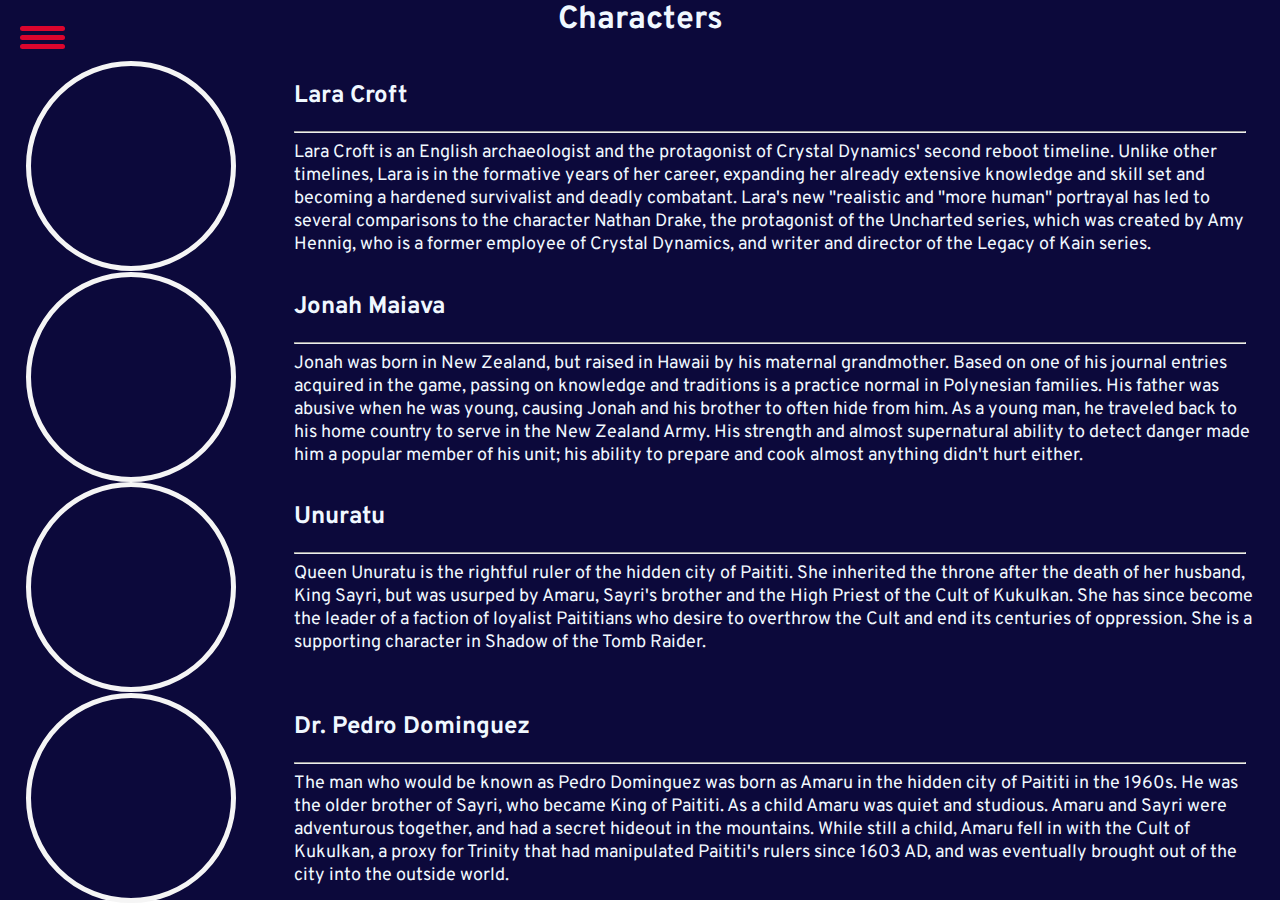
<file: characters.html>
<htmL>
<head>
    <meta charset="UTF-8">
    <meta http-equiv="X-UA-Compatible" content="IE=edge">
    <meta name="viewport" content="width=device-width, initial-scale=1.0">
    <link rel="preconnect" href="https://fonts.googleapis.com">
    <link rel="preconnect" href="https://fonts.gstatic.com" crossorigin>
    <link href="https://fonts.googleapis.com/css2?family=Overpass:ital,wght@1,800&display=swap" rel="stylesheet">
    <link rel="stylesheet" href="characters.css">
    <script src="https://ajax.googleapis.com/ajax/libs/jquery/3.2.1/jquery.min.js"></script>
    <script src="index.js"></script>
</head>
<body>
<div class="main-container">
    <div>    
        <h1>Characters</h1>
        <span><div class="container">
            
           
            <div id="menu">
                <div id="menu-bar" onclick="menuOnClick()">
                  <div id="bar1" class="bar"></div>
                  <div id="bar2" class="bar"></div>
                  <div id="bar3" class="bar"></div>
                </div>
                <nav class="nav" id="nav">
                  <ul>
                    <li><a href="index.html">Home</a></li>
                    <li><a href="flexing.html">Dashboard</a></li>
                    <li><a href="reviews.html">Review</a></li>
                    <li><a href="news.html">Newsletter</a></li>
            
                  </ul>
                </nav> 
              </div>
              
              <div class="menu-bg" id="menu-bg"></div>
        </div></span>
    </div>
    <div class="sub-container">
        <div class="lara">
            <div class="photoL"></div>
            <div class="infoL">
                <h2>Lara Croft</h2><hr>
                <article>Lara Croft is an English archaeologist and the protagonist of Crystal Dynamics' second reboot timeline.
                    Unlike other timelines, Lara is in the formative years of her career, expanding her already extensive knowledge
                    and skill set and becoming a hardened survivalist and deadly combatant. Lara's new "realistic and "more human" portrayal has led to several comparisons to the character Nathan Drake, the protagonist of the Uncharted series, which was created by Amy Hennig, who is a former employee of Crystal Dynamics, and writer and director of the Legacy of Kain series.
                </article>
            </div>
        </div>
        <div class="jonah">
            <div class="photoJ"></div>
            <div class="infoJ">
                <h2>Jonah Maiava</h2><hr>
                <article>Jonah was born in New Zealand, but raised in Hawaii by his maternal grandmother. Based on one of his journal entries acquired in the game, passing on knowledge and traditions is a practice normal in Polynesian families.

                    His father was abusive when he was young, causing Jonah and his brother to often hide from him. 
                    
                    As a young man, he traveled back to his home country to serve in the New Zealand Army. His strength and almost supernatural ability to detect danger made him a popular member of his unit; his ability to prepare and cook almost anything didn't hurt either.</article>
            </div>
        </div>
        <div class="queen">
            <div class="photoQ"></div>
            <div class="infoQ">
                <h2>Unuratu</h2><hr>
                <article>Queen Unuratu is the rightful ruler of the hidden city of Paititi. She inherited the throne after the death of her husband, King Sayri, but was usurped by Amaru, Sayri's brother and the High Priest of the Cult of Kukulkan. She has since become the leader of a faction of loyalist Paititians who desire to overthrow the Cult and end its centuries of oppression.

                    She is a supporting character in Shadow of the Tomb Raider.</article>
            </div>
        </div>
        <div class="kan">
            <div class="photoK"></div>
            <div class="infoK">
                <h2>Dr. Pedro Dominguez</h2><hr>
                <article>The man who would be known as Pedro Dominguez was born as Amaru in the hidden city of Paititi in the 1960s. He was the older brother of Sayri, who became King of Paititi. As a child Amaru was quiet and studious. Amaru and Sayri were adventurous together, and had a secret hideout in the mountains.

                    While still a child, Amaru fell in with the Cult of Kukulkan, a proxy for Trinity that had manipulated Paititi's rulers since 1603 AD, and was eventually brought out of the city into the outside world.</article>
            </div>
        </div>
    </div>
</div>
</body>   
</htmL>
</file>
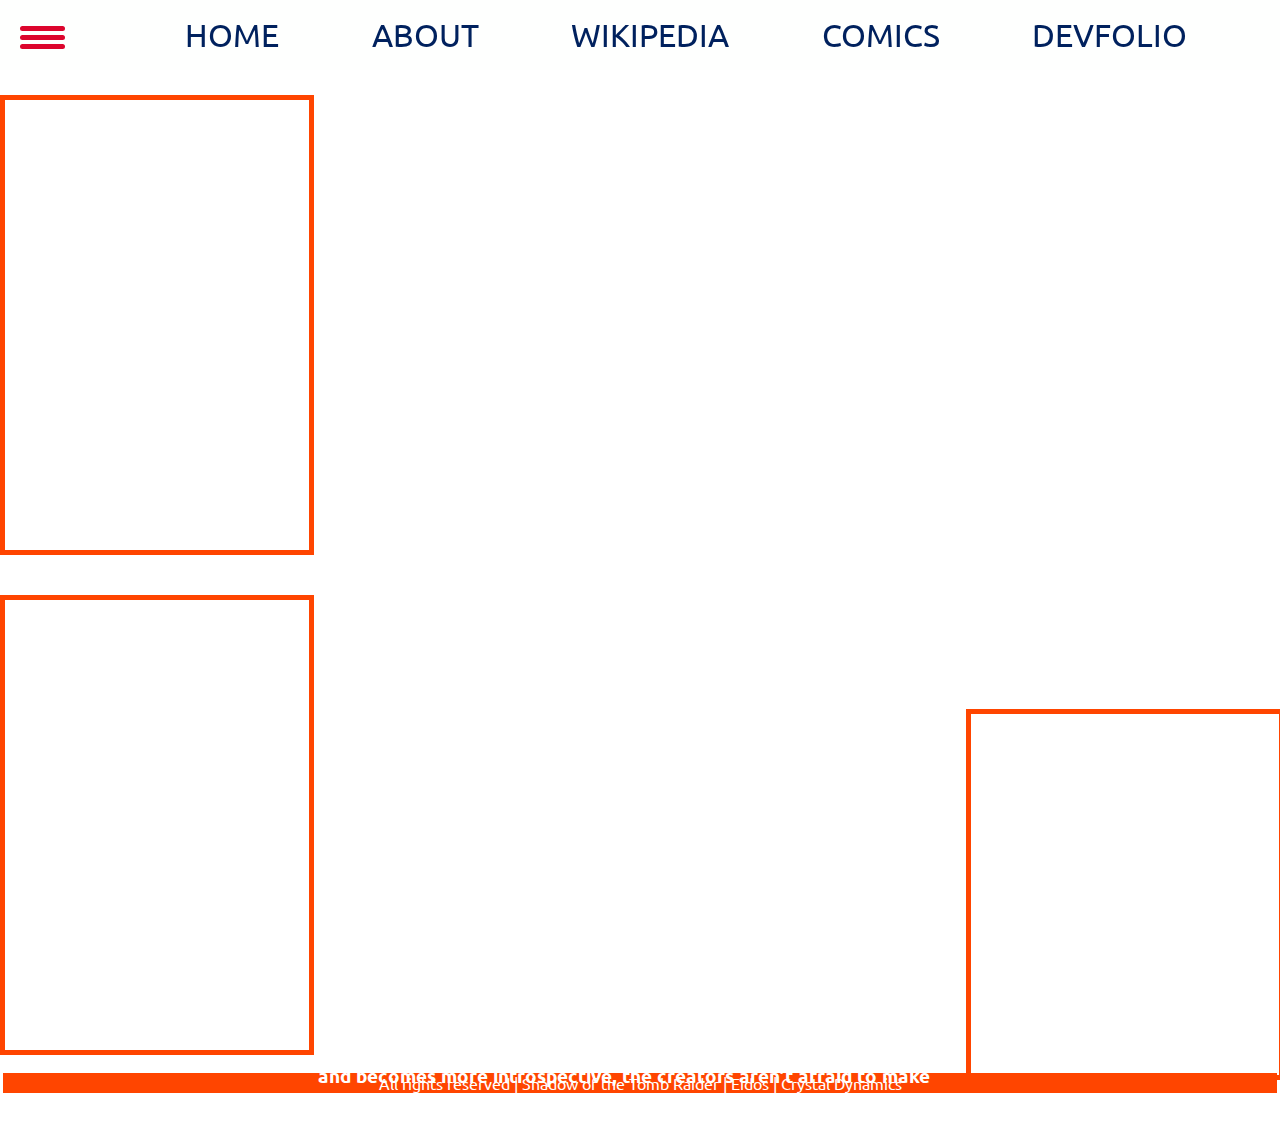
<file: flexing.html>
<htmL>
    <head>
        <meta charset="UTF-8">
        <meta http-equiv="X-UA-Compatible" content="IE=edge">
        <meta name="viewport" content="width=device-width, initial-scale=1.0">
        <link rel="preconnect" href="https://fonts.googleapis.com">
        <link rel="preconnect" href="https://fonts.gstatic.com" crossorigin>
        <link href="https://fonts.googleapis.com/css2?family=Ubuntu:wght@700&display=swap" rel="stylesheet">
        <link rel="stylesheet" href="jett.css">
        <script src="https://ajax.googleapis.com/ajax/libs/jquery/3.2.1/jquery.min.js"></script>
        <script src="index.js"></script>
        
    </head>
    <body>
        <div class="parent">
           <div class="kid"><div class="container">
            
           
            <div id="menu">
                <div id="menu-bar" onclick="menuOnClick()">
                  <div id="bar1" class="bar"></div>
                  <div id="bar2" class="bar"></div>
                  <div id="bar3" class="bar"></div>
                </div>
                <nav class="nav" id="nav">
                  <ul> 
                    <li><a href="characters.html">Characters</a></li>
                    <li><a href="reviews.html">Reviews</a></li>
                    <li><a href="news.html">Newsletter</a></li>
                  </ul>
                </nav> 
              </div>
              
              <div class="menu-bg" id="menu-bg"></div>
        </div></div>
           <div class="kid"><a href="index.html">HOME</a></div>  
           <div class="kid"><a href="about.html">ABOUT</a></div>
           <div class="kid"><a href="wikipedia.html">WIKIPEDIA</a></div>
           <div class="kid"><a href="comics.html">COMICS</a></div>
           <div class="kid"><a href="portfolio.html">DEVFOLIO</a></div> 
        </div>
        <div class="grandparent">
            <div class="croft">
                <div class="survivor">
                    <iframe width="560" height="315" src="https://www.youtube.com/embed/dmAtml-qEuU" title="YouTube video player" frameborder="0" allow="accelerometer; autoplay; clipboard-write; encrypted-media; gyroscope; picture-in-picture; web-share" allowfullscreen class="adventure"></iframe>
                </div>
                <div class="rise">
                    <iframe class="raider" width="560" height="315" src="https://www.youtube.com/embed/qiYiddjc6cU" title="YouTube video player" frameborder="0" allow="accelerometer; autoplay; clipboard-write; encrypted-media; gyroscope; picture-in-picture; web-share" allowfullscreen></iframe>
                </div>
            </div>
            <div class="lara">
                <div class="eidos">
                    <article> Shadow of the Tomb Raider, the first entry to be developed by Eidos Montreal (in collaboration with trilogy steward Crystal Dynamics),
                         builds neatly on the work of its predecessor.
                         It has a deliciously melodramatic story, no fewer than a dozen stunningly drawn vistas and some excellent gunplay.
                          The optional tombs and crypts — massive environmental puzzles that 
                         unlock new gear and abilities, typically free of combat — aren’t quite as memorable as those in Rise of the Tomb Raider
                         . But in exchange, the central throughline feels more authored
                         and propulsive than in the previous game.You still spend most of your time dangling from walls,
                          thieving treasure and upgrading abilities, repeating this process until you evolve 
                         from superhero to demigod. The modern Tomb Raider games emphasize fun, particularly Shadow of the Tomb Raider.
                          Even as their story darkens and becomes more introspective, the creators
                         aren’t afraid to make Croft a little too powerful or the story a little too cartoonish, so long as it keeps a smile on the player’s face.</article>
                </div>
            </div>
            <div class="richard">
                <ul>
                    <li>Tomb Raider 1</li>
                    <li>Tomb Raider 2</li>
                    <li>Tomb Raider 3</li>
                    <li>Tomb Raider Darkness</li>
                    <li>Tomb Raider Legacy</li>
                    <li>Tomb Raider (2013)</li>
                    <li>Rise of the Tomb Raider (2015)</li>
                    <li>Shadow of the Tomb Raider (2018)</li>
                </ul>
                <div class="rambo">
                    <iframe class="shadow" width="470" height="315" src="https://www.youtube.com/embed/XYtyeqVQnRI" title="YouTube video player" frameborder="0" allow="accelerometer; autoplay; clipboard-write; encrypted-media; gyroscope; picture-in-picture; web-share" allowfullscreen></iframe>
                </div>
            </div>
        </div>
        <footer>All rights reserved | Shadow of the Tomb Raider | Eidos | Crystal Dynamics</footer>
    </body>    
        

</htmL>
</file>
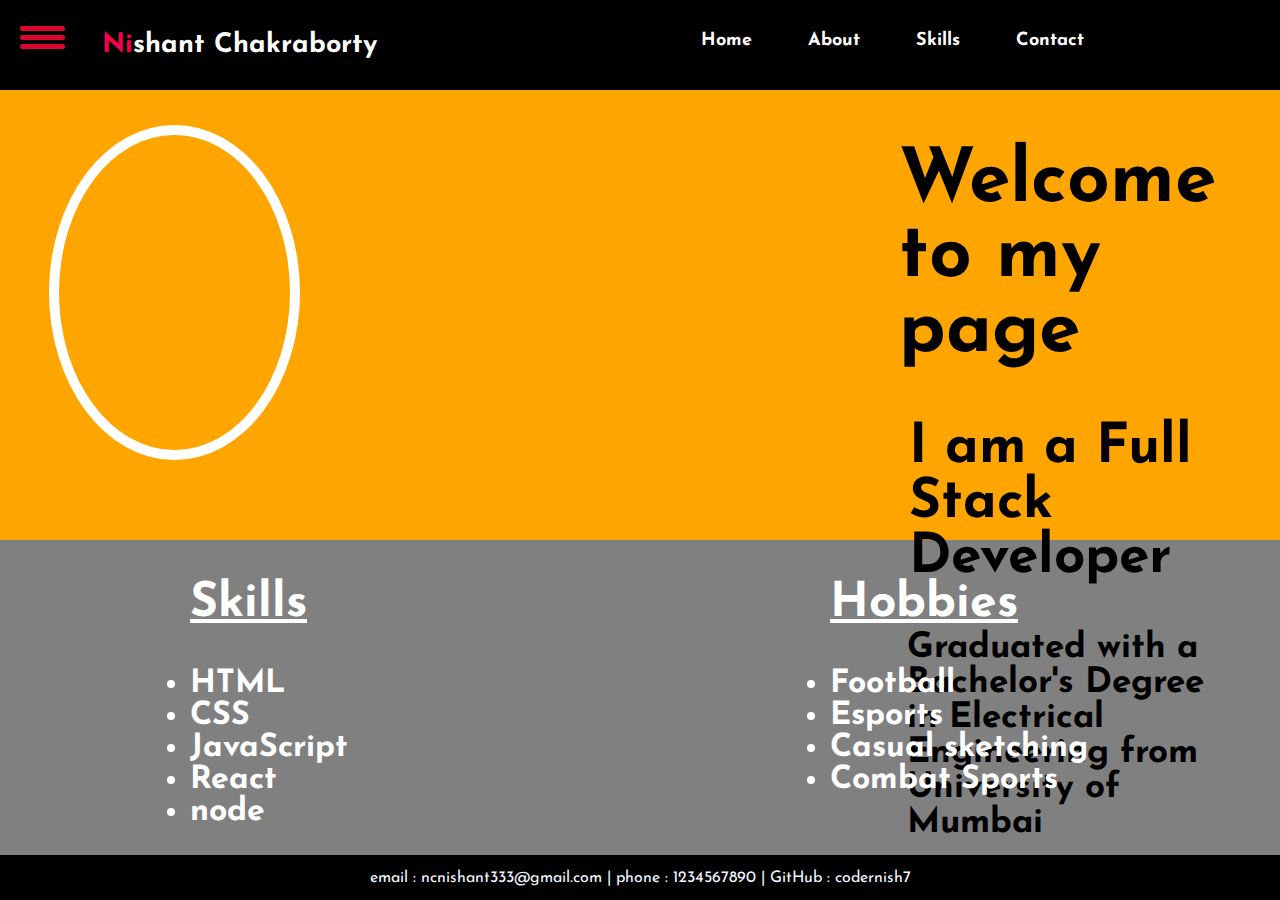
<file: portfolio.html>
<htmL>
    <head>
        <meta charset="UTF-8">
        <meta http-equiv="X-UA-Compatible" content="IE=edge">
        <meta name="viewport" content="width=device-width, initial-scale=1.0">
        <link rel="preconnect" href="https://fonts.googleapis.com">
        <link rel="preconnect" href="https://fonts.gstatic.com" crossorigin>
        <link href="https://fonts.googleapis.com/css2?family=Josefin+Sans&display=swap" rel="stylesheet">
        <link rel="stylesheet" href="portfolio.css">
        <script src="https://ajax.googleapis.com/ajax/libs/jquery/3.2.1/jquery.min.js"></script>
        <script src="index.js"></script>
    </head>
<body>
<div class="main">
    <div class="navbar">
        <nav>
            <h2 class="header"><span>Ni</span>shant Chakraborty</h2>
            <ul>
                <li><a href="#">Home</a></li>
                <li><a href="#">About</a></li>
                <li><a href="#">Skills</a></li>
                <li><a href="#">Contact</a></li>
                <li><div class="container">
            
           
                    <div id="menu">
                        <div id="menu-bar" onclick="menuOnClick()">
                          <div id="bar1" class="bar"></div>
                          <div id="bar2" class="bar"></div>
                          <div id="bar3" class="bar"></div>
                        </div>
                        <nav class="nav" id="nav">
                          <ul>
                            <li><a href="https://github.com/codernish7" target="_blank">GitHub</a></li>
                            <li><a href="index.html">Home</a></li>
                            <li><a href="flexing.html">Dashboard</a></li>
                          </ul>
                        </nav> 
                      </div>
                      
                      <div class="menu-bg" id="menu-bg"></div>
                </div></li>
            </ul>
        </nav>
    </div>
    <div class="content">
            <div class="photo"></div>
            <div class="info">
                <h1>Welcome to my page</h1>
                <h2 class="intro">I am a Full Stack Developer</h2>
                <h2 class="outro">Graduated with a Bachelor's Degree in Electrical Engineering from University of Mumbai</h2>
            </div>
    </div>
    <div class="skills">
        <div class="program">
            <ul><h2><u>Skills</u></h2>
                <li>HTML</li>
                <li>CSS</li>
                <li>JavaScript</li>
                <li>React</li>
                <li>node</li>
            </ul>
        </div>
        <div class="hobbies">
            <ul><h2><u>Hobbies</u></h2>
                <li>Football</li>
                <li>Esports</li>
                <li>Casual sketching</li>
                <li>Combat Sports</li>
            </ul>
        </div>
    </div>
    <footer>email : ncnishant333@gmail.com | phone : 1234567890 | GitHub : codernish7</footer>

</div>
</body>
</htmL>
</file>
<file: characters.css>
html body{
    height: 100%;
    margin: 0;
}
.main-container{
    height:100%;
    width:100%;
    background-color: rgb(12,9,59);
}
h1{
    text-align: center;
    color:aliceblue;
    font-family:'Overpass', sans-serif;
}
.sub-container{
    height: 93.5%;
    border: none;
    display: flex;
    flex-direction: column;
}
.lara{
    height: 25%;
    border: none;
    display: flex;
    justify-content: space-around;
}
.photoL{
    height: 200px;
    width: 200px;
    border: 5px solid whitesmoke;
    border-radius: 100%;
    background-image: url(https://c.wallhere.com/photos/11/0e/Lara_Croft_Shadow_of_the_Tomb_Raider_video_games-1589693.jpg!d);
    background-size: 184%;
    background-repeat: no-repeat;
    background-position: 40%;
}
.infoL{
    height: 100%;
    width: 75%;
    border: none;
    padding-left: 5px;
}
.jonah{
    height: 25%;
    border: none;
    display: flex;
    justify-content: space-around;
}
.photoJ{
    height: 200px;
    width: 200px;
    border: 5px solid whitesmoke;
    border-radius: 100%;
    background-image: url(https://www.tombraiderfrance.com/wp-content/uploads/2018/09/jonah.png);
    background-size: contain;
}
.infoJ{
    height: 100%;
    width: 75%;
    border: none;
    padding-left: 5px;
}

.queen{
    height: 25%;
    border: none;
    display: flex;
    justify-content: space-around;
}
.photoQ{
    height: 200px;
    width: 200px;
    border: 5px solid whitesmoke;
    border-radius: 100%;
    background-image: url(https://www.gamerguides.com/assets/guides/resize2280x-/155/Unuratu.jpg);
    background-size: 184%;
    background-repeat: no-repeat;
    background-position: 40%;
}
.infoQ{
    height: 100%;
    width: 75%;
    border: none;
    padding-left: 5px;

}
.kan{
    height: 25%;
    border: none;
    display: flex;
    justify-content: space-around;
}
.photoK{
    height: 200px;
    width: 200px;
    border: 5px solid whitesmoke;
    border-radius: 100%;
    background-image: url(https://static.tvtropes.org/pmwiki/pub/images/dominguez.png);
    background-size: 120%;
    background-repeat: no-repeat;
    background-position: 40%;

}
.infoK{
    height: 100%;
    width: 75%;
    border: none;
    padding-left: 5px;
}
hr{
    width: 99%;
    margin-right: 30px;
}
h2{
    color: aliceblue;
    font-family:'Overpass', sans-serif;
}
article{
    font-family:'Overpass', sans-serif;
    font-size: large ;
    color: aliceblue;
}
#menu {
    z-index: 2;
}
  
#menu-bar {
    width: 45px;
    height: 40px;
    margin: 30px 0 20px 20px;
    cursor: pointer;
}
  
.bar {
    height: 5px;
    width: 100%;
    background-color: #DC052D;
    display: block;
    border-radius: 5px;
    transition: 0.3s ease;
}
  
#bar1 {
    transform: translateY(-4px);
}
  
#bar3 {
    transform: translateY(4px);
}
  
.nav {
    transition: 0.3s ease;
    display: none;
}
  
.nav ul {
    padding: 0 22px;
}
  
.nav li {
    list-style: none;
    padding: 12px 0;
}
  
.nav li a {
    color: white;
    font-size: 20px;
    text-decoration: none;
    transition: 0.15s;
    font-family:'Overpass', sans-serif;
}
  
.nav li a:hover {
    color:black;
}
  
.menu-bg, #menu {
    top: 0;
    left: 0;
    position: absolute;
}
  
.menu-bg {
    z-index: 1;
    width: 0;
    height: 0;
    margin: 30px 0 20px 20px;
    background: radial-gradient(circle, #DC052D, #DC052D);
    border-radius: 50%;
    transition: 0.3s ease;
}
  
.change {
    display: block;
}
  
.change .bar {
    background-color: white;
}
  
.change #bar1 {
    transform: translateY(4px) rotateZ(-45deg);
}
  
.change #bar2 {
    opacity: 0;
}
  
.change #bar3 {
    transform: translateY(-6px) rotateZ(45deg);
}
  
.change-bg {
    width: 520px;
    height: 460px;
    transform: translate(-60%,-30%);
}
</file>
<file: jett.css>
html body{
    height: 100%;
    margin: 0;
}
.parent{
    border: none;
    display: flex;
    justify-content: space-evenly;
    flex-wrap: wrap;
    height: 70px;
    width: 100%;
    align-items: center;
    position: sticky;
    top:0;
    background: rgba(254, 255, 253, 0.5);

}
.kid{
    border: none;
    display: flex;
    font-family: 'Ubuntu', sans-serif;
    font-size: xx-large;
    cursor: pointer;
    color: rgb(0, 33, 94);
    
}
.grandparent{
    border: none;
    height: 1000px;
    width: 100%;
    display: flex;
}
.croft{
    border: none;
    height: 100%;
    width: 25%;
    display: flex;
    flex-direction: column;
    justify-content: space-around;
}
.lara{
    border: none;
    height: 100%;
    width: 50%;
    display: flex;
    flex-direction: column-reverse;
    align-items: flex-end;
    opacity: 1;
}
.richard{
    border: none;
    height: 100%;
    width: 25%;
    display: flex;
    justify-content: space-around;
    align-items: center;
    flex-direction: column;
    color: white;
}
.rise{
    border: none;
    width: 95%;
    height: 45%;
}
.survivor{
    border: none;
    width: 95%;
    height: 45%;
}
ul{
    font-family: 'Ubuntu', sans-serif;
    font-size: xx-large;  
}
.eidos{
    border: none;
    height: 25.5%;
    width: 100%;
    margin-bottom: 14%;
    margin-right: 2px;
}
article{
    font-family: 'Ubuntu', sans-serif;
    font-size:larger;
    color: rgb(255, 255, 255);
    text-decoration: solid black;
    font-weight: bold;
}
footer{
    border: 3px solid white;
    display: flex;
    justify-content: center;
    font-family: 'Ubuntu', sans-serif;
    background-color: orangered;
    color: white;
}
.adventure{
    width: 100%;
    height: 100%;
    border: 5px solid orangered;
}
.raider{
    width: 100%;
    height: 100%;
    border: 5px solid orangered;
}
body{
    background-image: url(https://hdqwalls.com/wallpapers/2019-shadow-of-the-tomb-raider-lara-croft-4k-b9.jpg);
    background-size: cover;
}
.rambo{
    height: 45%;
    width: 96%;
    margin-top: 15px;
}
.shadow{
    height: 100%;
    width: 100%;
    border: 5px solid orangered;
}
#menu {
    z-index: 2;
}
  
#menu-bar {
    width: 45px;
    height: 40px;
    margin: 30px 0 20px 20px;
    cursor: pointer;
}
  
.bar {
    height: 5px;
    width: 100%;
    background-color: #DC052D;
    display: block;
    border-radius: 5px;
    transition: 0.3s ease;
}
  
#bar1 {
    transform: translateY(-4px);
}
  
#bar3 {
    transform: translateY(4px);
}
  
.nav {
    transition: 0.3s ease;
    display: none;
}
  
.nav ul {
    padding: 0 22px;
}
  
.nav li {
    list-style: none;
    padding: 12px 0;
}
  
.nav li a {
    color: white;
    font-size: 20px;
    text-decoration: none
}
nav ul li a{
    color: white;
    text-decoration: none;
    font-weight: bold;
    transition: 0.15s;
}
nav ul li a:hover{
    color:#000000;
}    
  
.nav li a:hover {
    font-weight: bold;
}
  
.menu-bg, #menu {
    top: 0;
    left: 0;
    position: absolute;
}
  
.menu-bg {
    z-index: 1;
    width: 0;
    height: 0;
    margin: 30px 0 20px 20px;
    background: radial-gradient(circle, #dd3f00, #dd3f00);
    border-radius: 50%;
    transition: 0.3s ease;
}
  
.change {
    display: block;
}
  
.change .bar {
    background-color: white;
}
  
.change #bar1 {
    transform: translateY(4px) rotateZ(-45deg);
}
  
.change #bar2 {
    opacity: 0;
}
  
.change #bar3 {
    transform: translateY(-6px) rotateZ(45deg);
}
  
.change-bg {
    width: 520px;
    height: 460px;
    transform: translate(-60%,-30%);
}
a{
    text-decoration: none;
    color: rgb(0, 33, 94)
}
</file>
<file: portfolio.css>
html body{
    height: 100%;
    margin: 0;
}
.main{
    height: 100%;
    width: 100%;
    background-color: black;
}
.navbar{
    height: 10%;
    background-color: rgb(0, 0, 0);
}
nav{
    display: flex;
    align-items: center;
    justify-content: space-between;
    padding-left: 8%;
    padding-right: 9%;
    font-family: 'Josefin Sans', sans-serif;
    color: white;
    font-size: large;
}
span{
    color: #f9004d;
}
.header{
    padding-top: 10px;
}
nav ul li{
    list-style-type: none;
    display: inline-block;
    padding: 10px 25px;

}
nav ul li a{
    color: white;
    text-decoration: none;
    font-weight: bold;
    transition: 0.15s;
}
nav ul li a:hover{
    color:#f9004d;
}
.content{
    height: 50%;
    background-color: orange;
    display: flex;
    justify-content: space-around;
}
.photo{
    height: 70%;
    width: 18%;
    border: 10px solid rgb(255, 255, 255);
    margin-top: 35px;
    background-image: url(https://avatars.githubusercontent.com/u/67555994?v=4);
    background-repeat: no-repeat;
    background-size: 100%;
    border-radius: 300%;
}
.info{
    height: 97%;
    width: 65%;
    border: none;
    margin-top: 5px;
}
h1{
    font-family: 'Josefin Sans', sans-serif;
    color: black;
    margin-left: 500px;
    font-size: 75px;
}
.intro{
    font-family: 'Josefin Sans', sans-serif;
    color: black;
    margin-left: 510px;
    font-size: 55px;
}
.outro{
    font-family: 'Josefin Sans', sans-serif;
    color: black;
    margin-left: 508px;
    font-size: 35px;
}
.skills{
    height: 35%;
    display: flex;
    justify-content: space-around;
    background-color: grey;
}
.program{
    height: 97%;
    width: 50%;
    color: white;
    font-weight: bold;
    font-family: 'Josefin Sans', sans-serif;
    font-size: xx-large;
    align-items: center;
    margin-left: 150px;
}
.hobbies{
    height: 97%;
    width: 50%;
    color: white;
    font-weight: bold;
    font-family: 'Josefin Sans', sans-serif;
    font-size: xx-large;
    align-items: center;
    margin-left: 150px;

}
#menu {
    z-index: 2;
}
  
#menu-bar {
    width: 45px;
    height: 40px;
    margin: 30px 0 20px 20px;
    cursor: pointer;
}
  
.bar {
    height: 5px;
    width: 100%;
    background-color: #DC052D;
    display: block;
    border-radius: 5px;
    transition: 0.3s ease;
}
  
#bar1 {
    transform: translateY(-4px);
}
  
#bar3 {
    transform: translateY(4px);
}
  
.nav {
    transition: 0.3s ease;
    display: none;
}
  
.nav ul {
    padding: 0 22px;
}
  
.nav li {
    list-style: none;
    padding: 12px 0;
}
  
.nav li a {
    color: white;
    font-size: 20px;
    text-decoration: none;
}
  
.nav li a:hover {
    font-weight: bold;
}
  
.menu-bg, #menu {
    top: 0;
    left: 0;
    position: absolute;
}
  
.menu-bg {
    z-index: 1;
    width: 0;
    height: 0;
    margin: 30px 0 20px 20px;
    background: radial-gradient(circle, #000000, #000000);
    border-radius: 50%;
    transition: 0.3s ease;
}
  
.change {
    display: block;
}
  
.change .bar {
    background-color: white;
}
  
.change #bar1 {
    transform: translateY(4px) rotateZ(-45deg);
}
  
.change #bar2 {
    opacity: 0;
}
  
.change #bar3 {
    transform: translateY(-6px) rotateZ(45deg);
}
  
.change-bg {
    width: 520px;
    height: 460px;
    transform: translate(-40%,-30%);
}
footer{
    display: flex;
    justify-content: space-around;
    align-items: center;
    color: aliceblue;
    font-family: 'Josefin Sans', sans-serif;
    padding-top: 15px;

}
</file>
